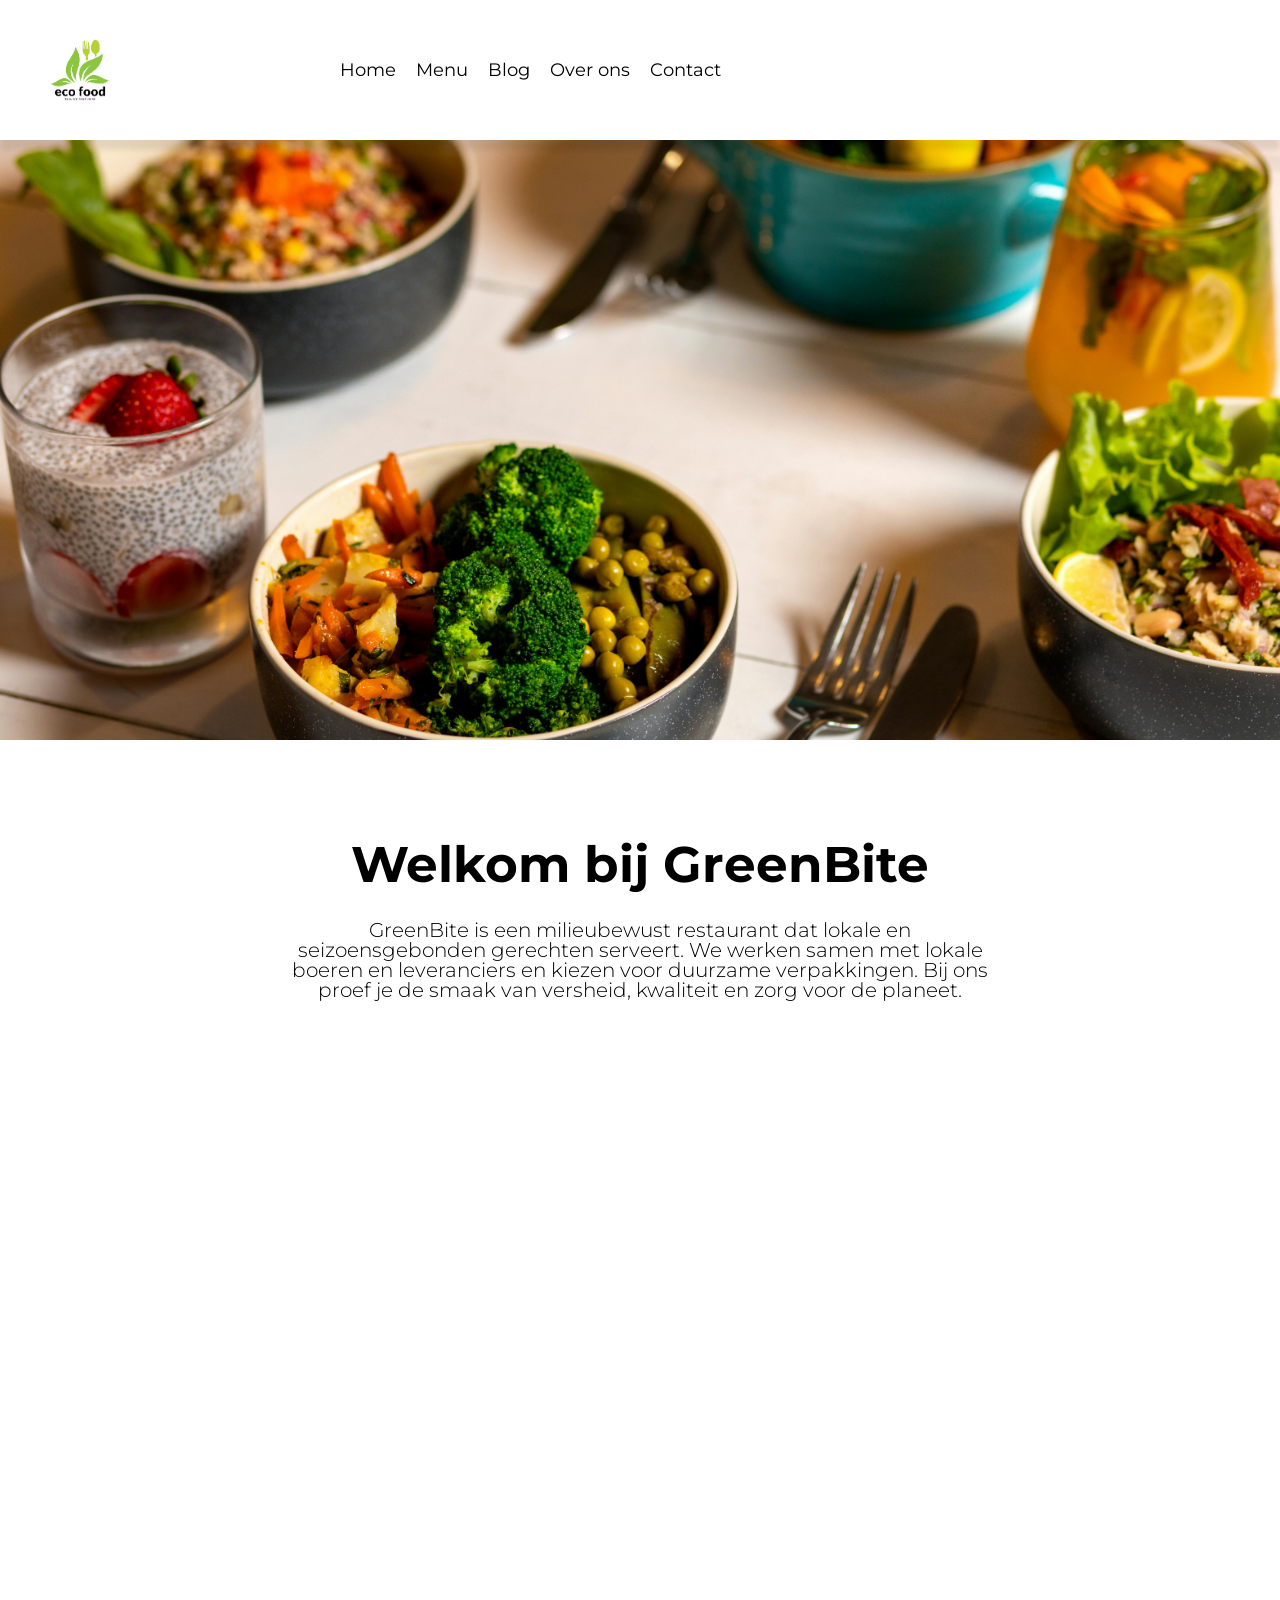
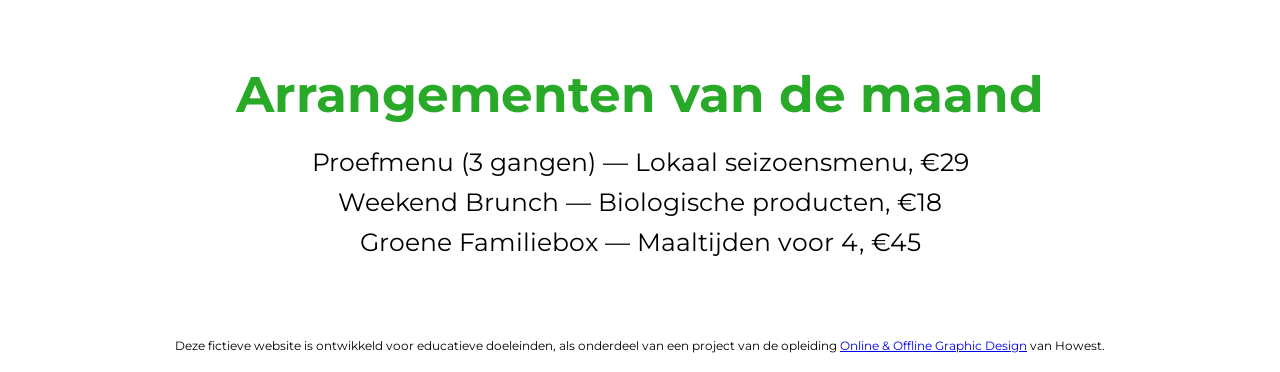
<file: index.html>
<!DOCTYPE html>
<html lang="en">
<head>
    <meta charset="UTF-8">
    <meta name="viewport" content="width=device-width, initial-scale=1.0">
    <title>GreenBite</title>
    <link rel="stylesheet" href="css/reset.css">
    <link rel="stylesheet" href="css/screen.css">
    <link rel="preconnect" href="https://fonts.googleapis.com">
    <link rel="preconnect" href="https://fonts.gstatic.com" crossorigin>
    <link href="https://fonts.googleapis.com/css2?family=Montserrat:wght@100;200;300;400;500;600;700;800;900&display=swap" rel="stylesheet">
</head>
<body>
    <header>
        <div class="container header-inner">
            <a href="index.html">
                <img src="img/ecofoodlogo.jpg" alt="GreenBite Logo">
            </a>
            <nav>
                <ul>
                <li><a href="index.html">Home</a></li>
                <li><a href="menu.html">Menu</a></li>
                <li><a href="blog.html">Blog</a></li>
                <li><a href="about.html">Over ons</a></li>
                <li><a href="contact.html">Contact</a></li>
                </ul>
            </nav>
        </div>
    </header>

    <main>

        <section id="featured-dish" aria-labelledby="featured-dish-title">
            <h2 id="featured-dish-title" class="sr-only">Uitgelicht gerecht</h2>
            <img src="img/spotlight-dish.jpg" alt="spotlight-dish">
        </section>


        <section id="intro" aria-labelledby="intro-title">
            <h2 id="intro-title">Welkom bij GreenBite</h2>
            <p>GreenBite is een milieubewust restaurant dat lokale en seizoensgebonden gerechten serveert. We werken samen met lokale boeren en leveranciers en kiezen voor duurzame verpakkingen. Bij ons proef je de smaak van versheid, kwaliteit en zorg voor de planeet.</p>
        </section>

        <iframe
            src="https://www.youtube.com//embed/40c4vbpYVKQ" title="Check Cooking" allowfullscreen>
        </iframe>


        <section id="packages" aria-labelledby="packages-title">
            <h2 id="packages-title">Arrangementen van de maand</h2>
            <ul>
                <li><strong>Proefmenu (3 gangen)</strong> — Lokaal seizoensmenu, €29</li>
                <li><strong>Weekend Brunch</strong> — Biologische producten, €18</li>
                <li><strong>Groene Familiebox</strong> — Maaltijden voor 4, €45</li>
            </ul>
        </section>
    </main>

    <footer>
        <div class="container">
            <p>
                Deze fictieve website is ontwikkeld voor educatieve doeleinden, als onderdeel van een project van de opleiding
                <a href="https://www.howest.be/oog" target="_blank" rel="noopener">Online &amp; Offline Graphic Design</a> van Howest.
            </p>
        </div>
    </footer>

    
</body>
</html>
</file>
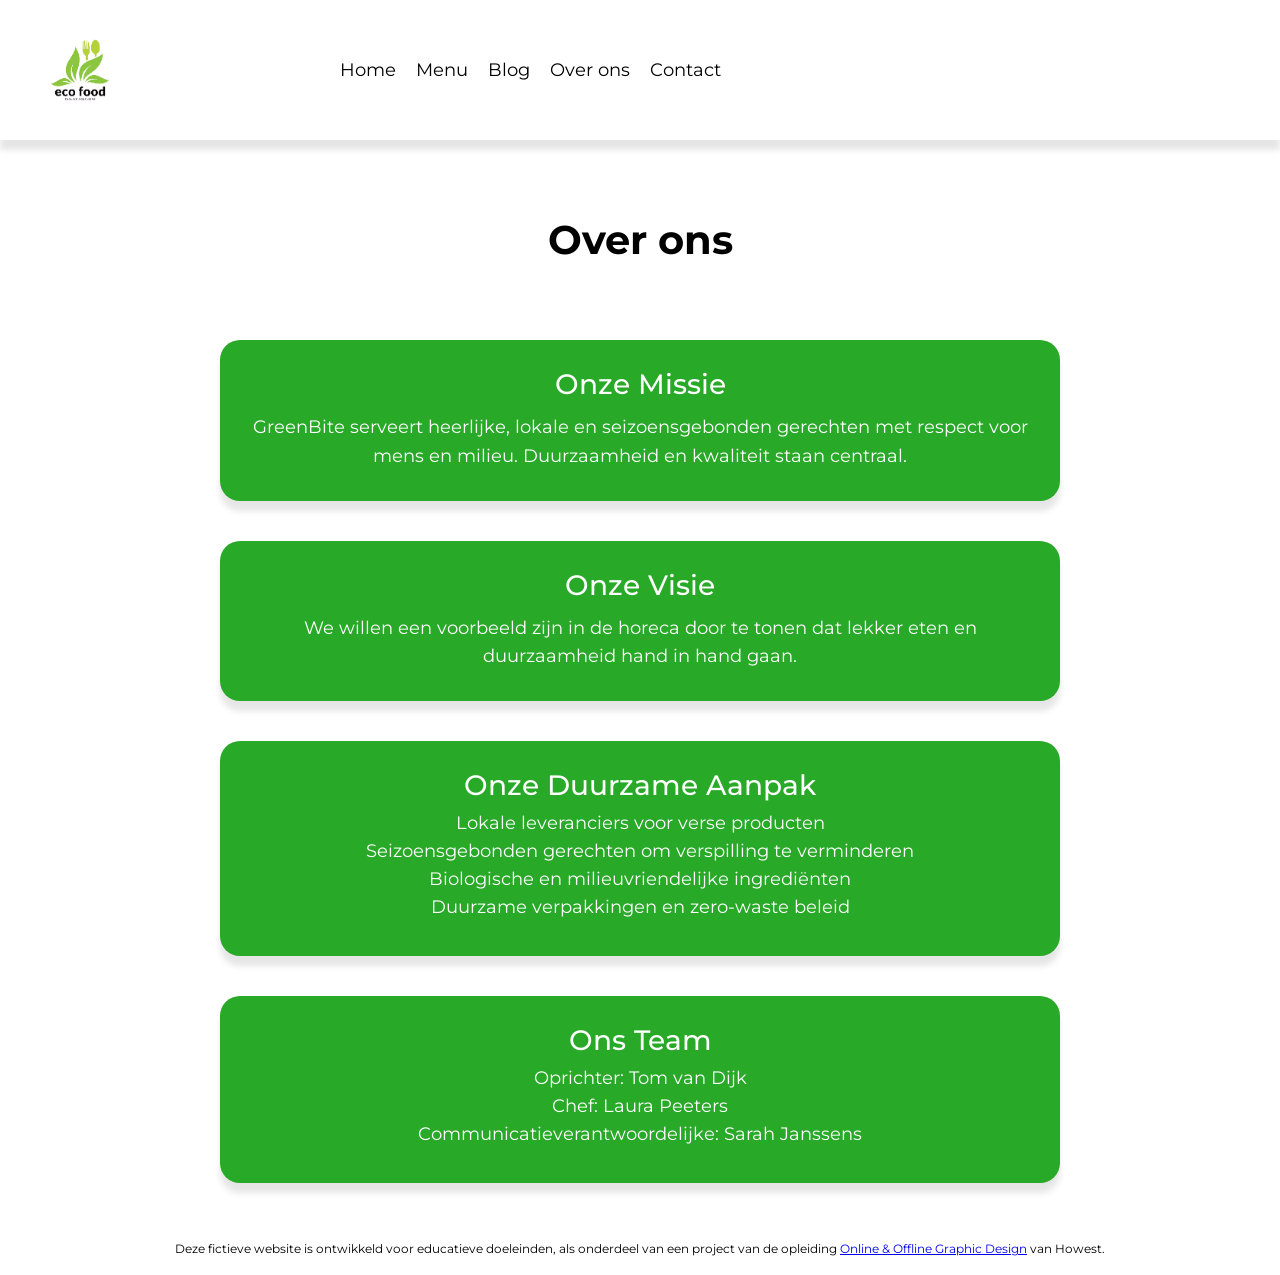
<file: about.html>
<!DOCTYPE html>
<html lang="en">
<head>
    <meta charset="UTF-8">
    <meta name="viewport" content="width=device-width, initial-scale=1.0">
    <title>GreenBite</title>
    <link rel="stylesheet" href="css/reset.css">
    <link rel="stylesheet" href="css/screen.css">
    <link rel="preconnect" href="https://fonts.googleapis.com">
    <link rel="preconnect" href="https://fonts.gstatic.com" crossorigin>
    <link href="https://fonts.googleapis.com/css2?family=Montserrat:wght@100;200;300;400;500;600;700;800;900&display=swap" rel="stylesheet">
</head>
<body>
    <header>
        <div class="container header-inner">
            <a href="index.html">
                <img src="img/ecofoodlogo.jpg" alt="GreenBite Logo">
            </a>
            <nav>
                <ul>
                <li><a href="index.html">Home</a></li>
                <li><a href="menu.html">Menu</a></li>
                <li><a href="blog.html">Blog</a></li>
                <li><a href="about.html">Over ons</a></li>
                <li><a href="contact.html">Contact</a></li>
                </ul>
            </nav>
        </div>
    </header>


    <main class="container">
        <h1>Over ons</h1>

        <section id="mission" aria-labelledby="mission-title">
            <h2 id="mission-title">Onze Missie</h2>
            <p>GreenBite serveert heerlijke, lokale en seizoensgebonden gerechten met respect voor mens en milieu. Duurzaamheid en kwaliteit staan centraal.</p>
        </section>

        <section id="vision" aria-labelledby="vision-title">
            <h2 id="vision-title">Onze Visie</h2>
            <p>We willen een voorbeeld zijn in de horeca door te tonen dat lekker eten en duurzaamheid hand in hand gaan.</p>
        </section>

        <section id="sustainability" aria-labelledby="sustainability-title">
            <h2 id="sustainability-title">Onze Duurzame Aanpak</h2>
            <ul>
                <li>Lokale leveranciers voor verse producten</li>
                <li>Seizoensgebonden gerechten om verspilling te verminderen</li>
                <li>Biologische en milieuvriendelijke ingrediënten</li>
                <li>Duurzame verpakkingen en zero-waste beleid</li>
            </ul>
        </section>

        <section id="team" aria-labelledby="team-title">
            <h2 id="team-title">Ons Team</h2>
            <ul>
                <li><strong>Oprichter:</strong> Tom van Dijk</li>
                <li><strong>Chef:</strong> Laura Peeters</li>
                <li><strong>Communicatieverantwoordelijke:</strong> Sarah Janssens</li>
            </ul>
        </section>
        
    </main>

    <footer>
        <div class="container">
            <p>
                Deze fictieve website is ontwikkeld voor educatieve doeleinden, als onderdeel van een project van de opleiding
                <a href="https://www.howest.be/oog" target="_blank" rel="noopener">Online &amp; Offline Graphic Design</a> van Howest.
            </p>
        </div>
    </footer>

    
</body>
</html>
</file>
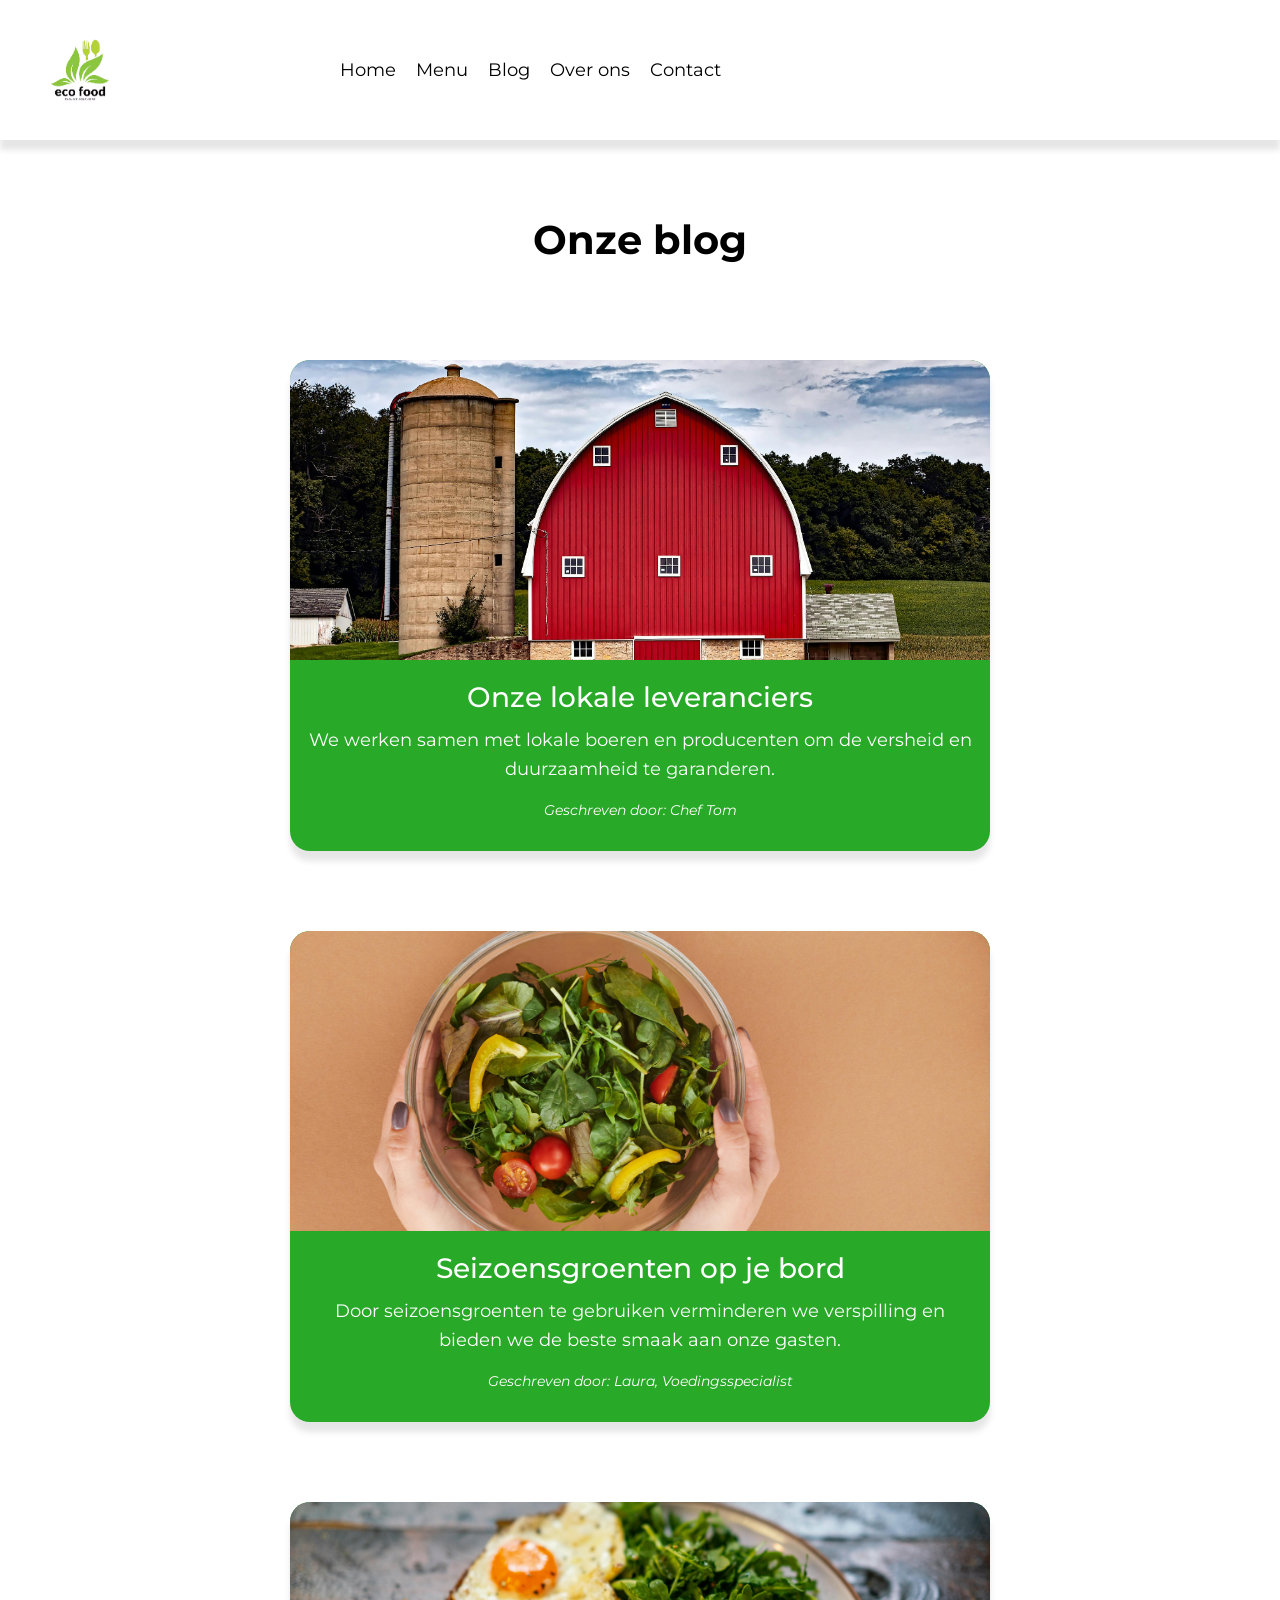
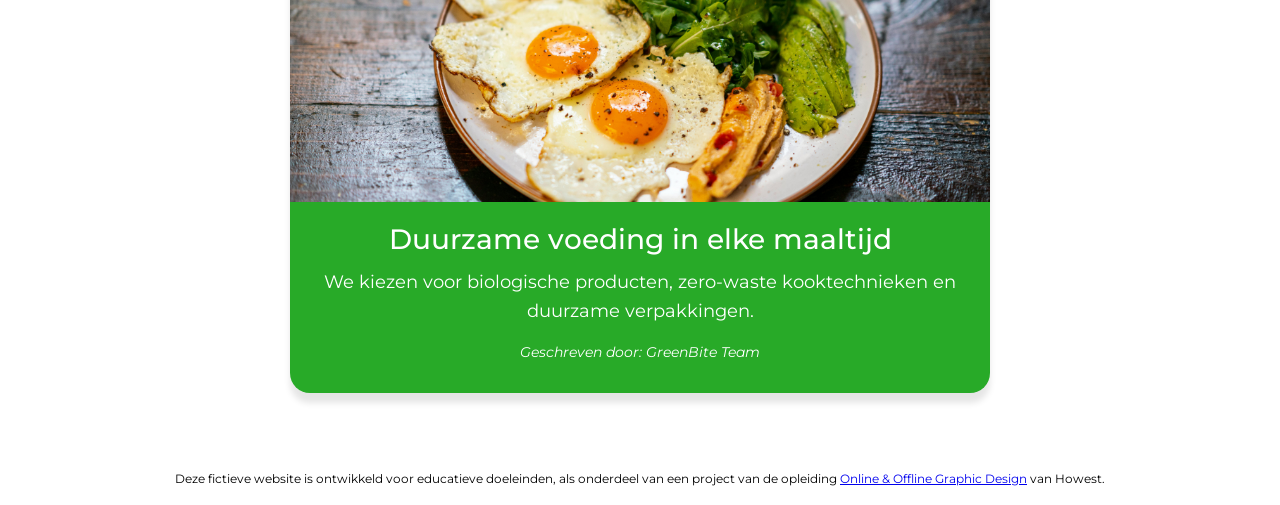
<file: blog.html>
<!DOCTYPE html>
<html lang="en">
<head>
    <meta charset="UTF-8">
    <meta name="viewport" content="width=device-width, initial-scale=1.0">
    <title>GreenBite</title>
    <link rel="stylesheet" href="css/reset.css">
    <link rel="stylesheet" href="css/screen.css">
    <link rel="preconnect" href="https://fonts.googleapis.com">
    <link rel="preconnect" href="https://fonts.gstatic.com" crossorigin>
    <link href="https://fonts.googleapis.com/css2?family=Montserrat:wght@100;200;300;400;500;600;700;800;900&display=swap" rel="stylesheet">
</head>
<body>
    <header>
        <div class="container header-inner">
            <a href="index.html">
                <img src="img/ecofoodlogo.jpg" alt="GreenBite Logo">
            </a>
            <nav>
                <ul>
                <li><a href="index.html">Home</a></li>
                <li><a href="menu.html">Menu</a></li>
                <li><a href="blog.html">Blog</a></li>
                <li><a href="about.html">Over ons</a></li>
                <li><a href="contact.html">Contact</a></li>
                </ul>
            </nav>
        </div>
    </header>


    <main class="container">
        <h1>Onze blog</h1>

        <article class="blog-post">
            <img src="img/farm.jpg" alt="Lokale leveranciers">
            <h2>Onze lokale leveranciers</h2>
            <p>We werken samen met lokale boeren en producenten om de versheid en duurzaamheid te garanderen.</p>
            <p class="author">Geschreven door: Chef Tom</p>
        </article>

        <article class="blog-post">
            <img src="img/salad.jpg" alt="Seizoensgroenten">
            <h2>Seizoensgroenten op je bord</h2>
            <p>Door seizoensgroenten te gebruiken verminderen we verspilling en bieden we de beste smaak aan onze gasten.</p>
            <p class="author">Geschreven door: Laura, Voedingsspecialist</p>
        </article>

        <article class="blog-post">
            <img src="img/eggs.jpg" alt="Duurzame voeding">
            <h2>Duurzame voeding in elke maaltijd</h2>
            <p>We kiezen voor biologische producten, zero-waste kooktechnieken en duurzame verpakkingen.</p>
            <p class="author">Geschreven door: GreenBite Team</p>
        </article>
    </main>

    <footer>
        <div class="container">
            <p>
                Deze fictieve website is ontwikkeld voor educatieve doeleinden, als onderdeel van een project van de opleiding
                <a href="https://www.howest.be/oog" target="_blank" rel="noopener">Online &amp; Offline Graphic Design</a> van Howest.
            </p>
        </div>
    </footer>

    
</body>
</html>
</file>
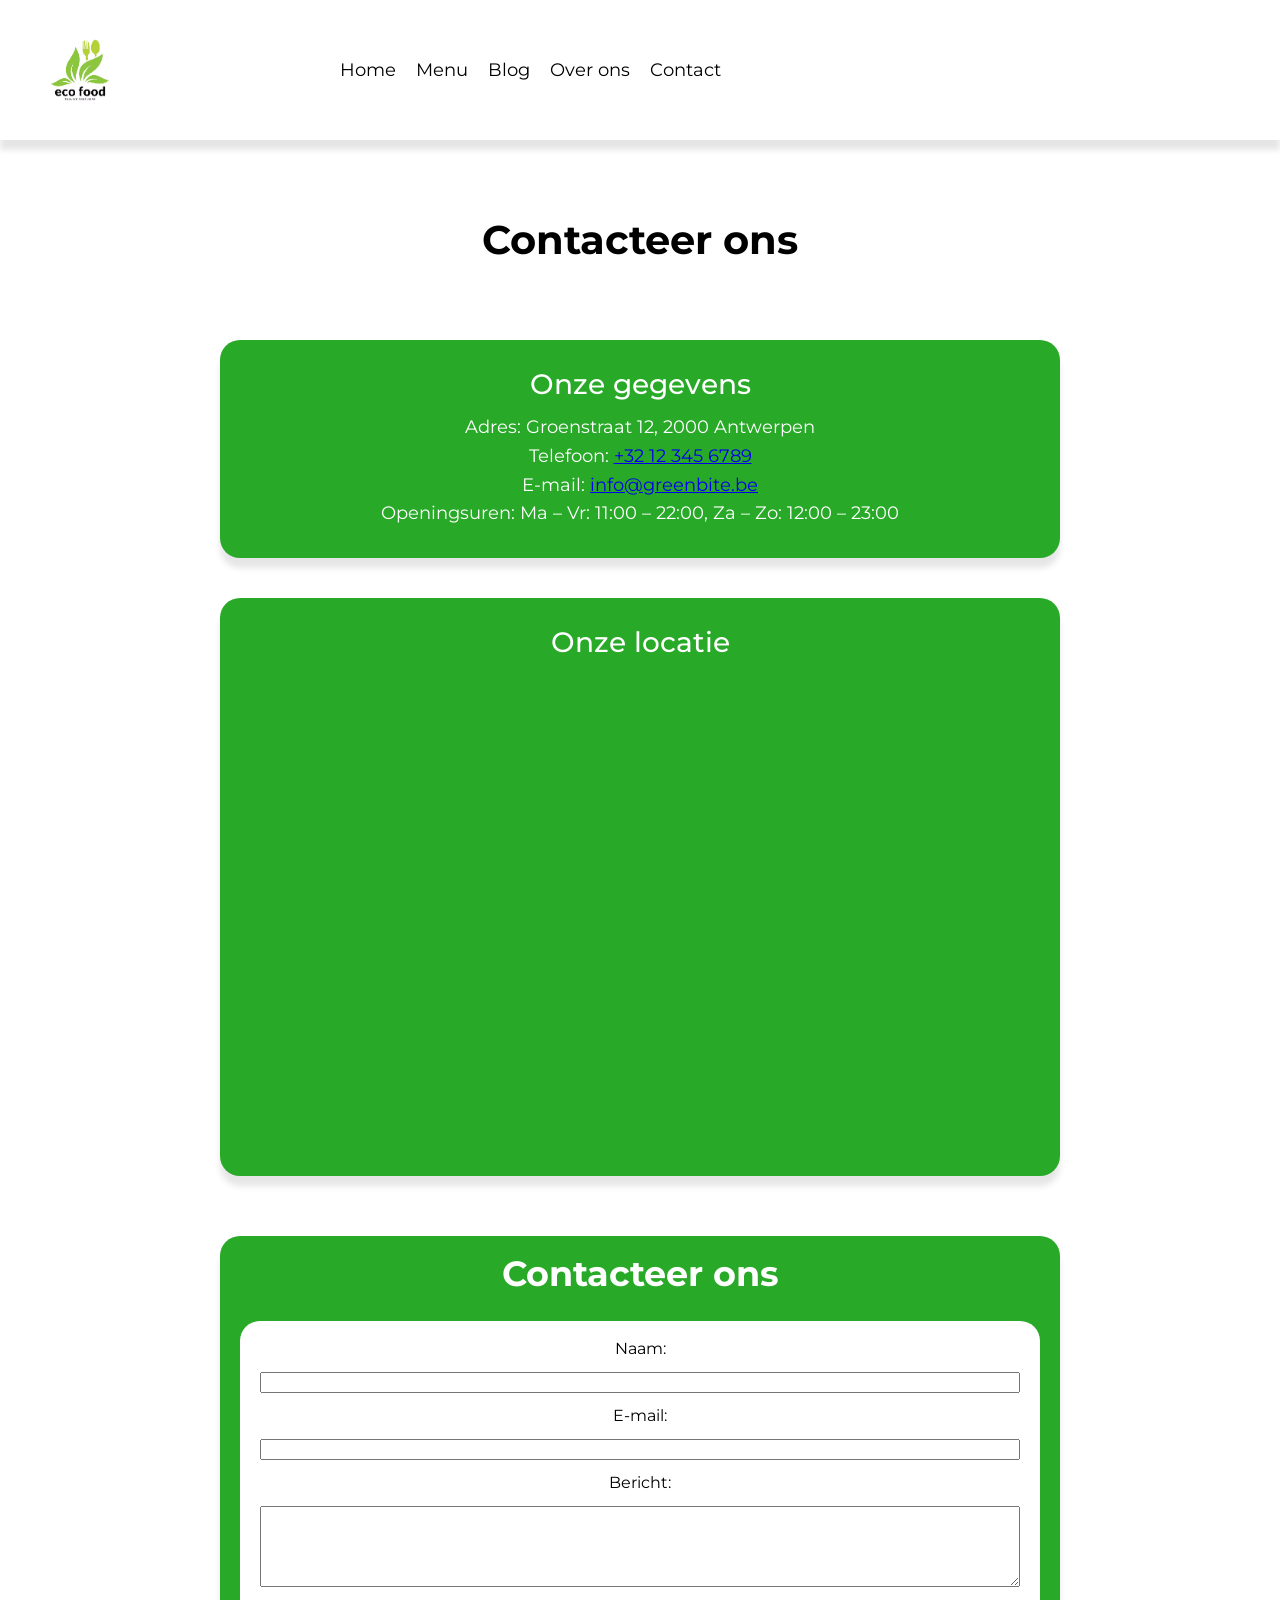
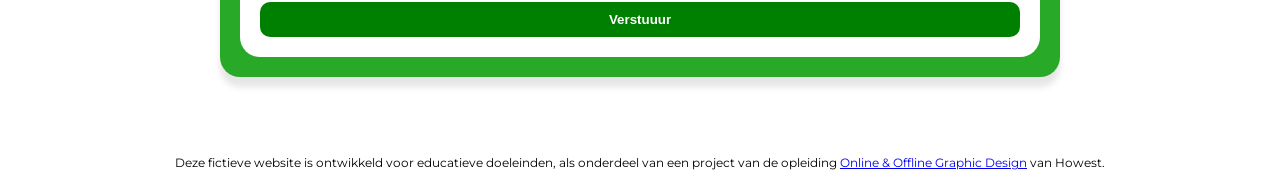
<file: contact.html>
<!DOCTYPE html>
<html lang="en">
<head>
    <meta charset="UTF-8">
    <meta name="viewport" content="width=device-width, initial-scale=1.0">
    <title>GreenBite</title>
    <link rel="stylesheet" href="css/reset.css">
    <link rel="stylesheet" href="css/screen.css">
    <link rel="preconnect" href="https://fonts.googleapis.com">
    <link rel="preconnect" href="https://fonts.gstatic.com" crossorigin>
    <link href="https://fonts.googleapis.com/css2?family=Montserrat:wght@100;200;300;400;500;600;700;800;900&display=swap" rel="stylesheet">
</head>
    <body>
    <header>
        <div class="container header-inner">
            <a href="index.html">
                <img src="img/ecofoodlogo.jpg" alt="GreenBite Logo">
            </a>
            <nav>
                <ul>
                <li><a href="index.html">Home</a></li>
                <li><a href="menu.html">Menu</a></li>
                <li><a href="blog.html">Blog</a></li>
                <li><a href="about.html">Over ons</a></li>
                <li><a href="contact.html">Contact</a></li>
                </ul>
            </nav>
        </div>
    </header>


    <main class="container">
        <h1>Contacteer ons</h1>

        <section id="contact-info" aria-labelledby="contact-info-title">
            <h2 id="contact-info-title">Onze gegevens</h2>
            <p><strong>Adres:</strong> Groenstraat 12, 2000 Antwerpen</p>
            <p><strong>Telefoon:</strong> <a href="tel:+32123456789">+32 12 345 6789</a></p>
            <p><strong>E-mail:</strong> <a href="mailto:info@greenbite.be">info@greenbite.be</a></p>
            <p><strong>Openingsuren:</strong> Ma – Vr: 11:00 – 22:00, Za – Zo: 12:00 – 23:00</p>
        </section>

        <section id="map" aria-labelledby="map-title">
            <h2 id="map-title">Onze locatie</h2>
            <iframe
                src="https://www.google.com/maps/embed?pb=!1m18!1m12!1m3!1d2519.123456!2d4.3997!3d51.2194!2m3!1f0!2f0!3f0!3m2!1i1024!2i768!4f13.1!3m3!1m2!1s0x47c3f4c9e0f0abcd%3A0x1234567890abcdef!2sGroenstraat+12%2C+Antwerpen!5e0!3m2!1snl!2sbe!4v1700000000000!5m2!1snl!2sbe"
                loading="Lazy"
                allowfullscreen>
            </iframe>
        </section>

        <section id="contact" aria-labelledby="contact-title">
            <h2 id="contact-title">Contacteer ons</h2>

            <form class="contact-form">
                <label for="name">Naam:</label>
                <input type="text" id="name" name="name" required>
      
                <label for="email">E-mail:</label>
                <input type="email" id="email" name="email" required>
                
                <label for="message">Bericht:</label>
                <textarea id="message" name="message" rows="5" required></textarea>

                <button type="submit">Verstuuur</button>
            </form>
            
        </section>

    </main>

    <footer>
        <div class="container">
            <p>
                Deze fictieve website is ontwikkeld voor educatieve doeleinden, als onderdeel van een project van de opleiding
                <a href="https://www.howest.be/oog" target="_blank" rel="noopener">Online &amp; Offline Graphic Design</a> van Howest.
            </p>
        </div>
    </footer>

    
</body>
</html>
</file>
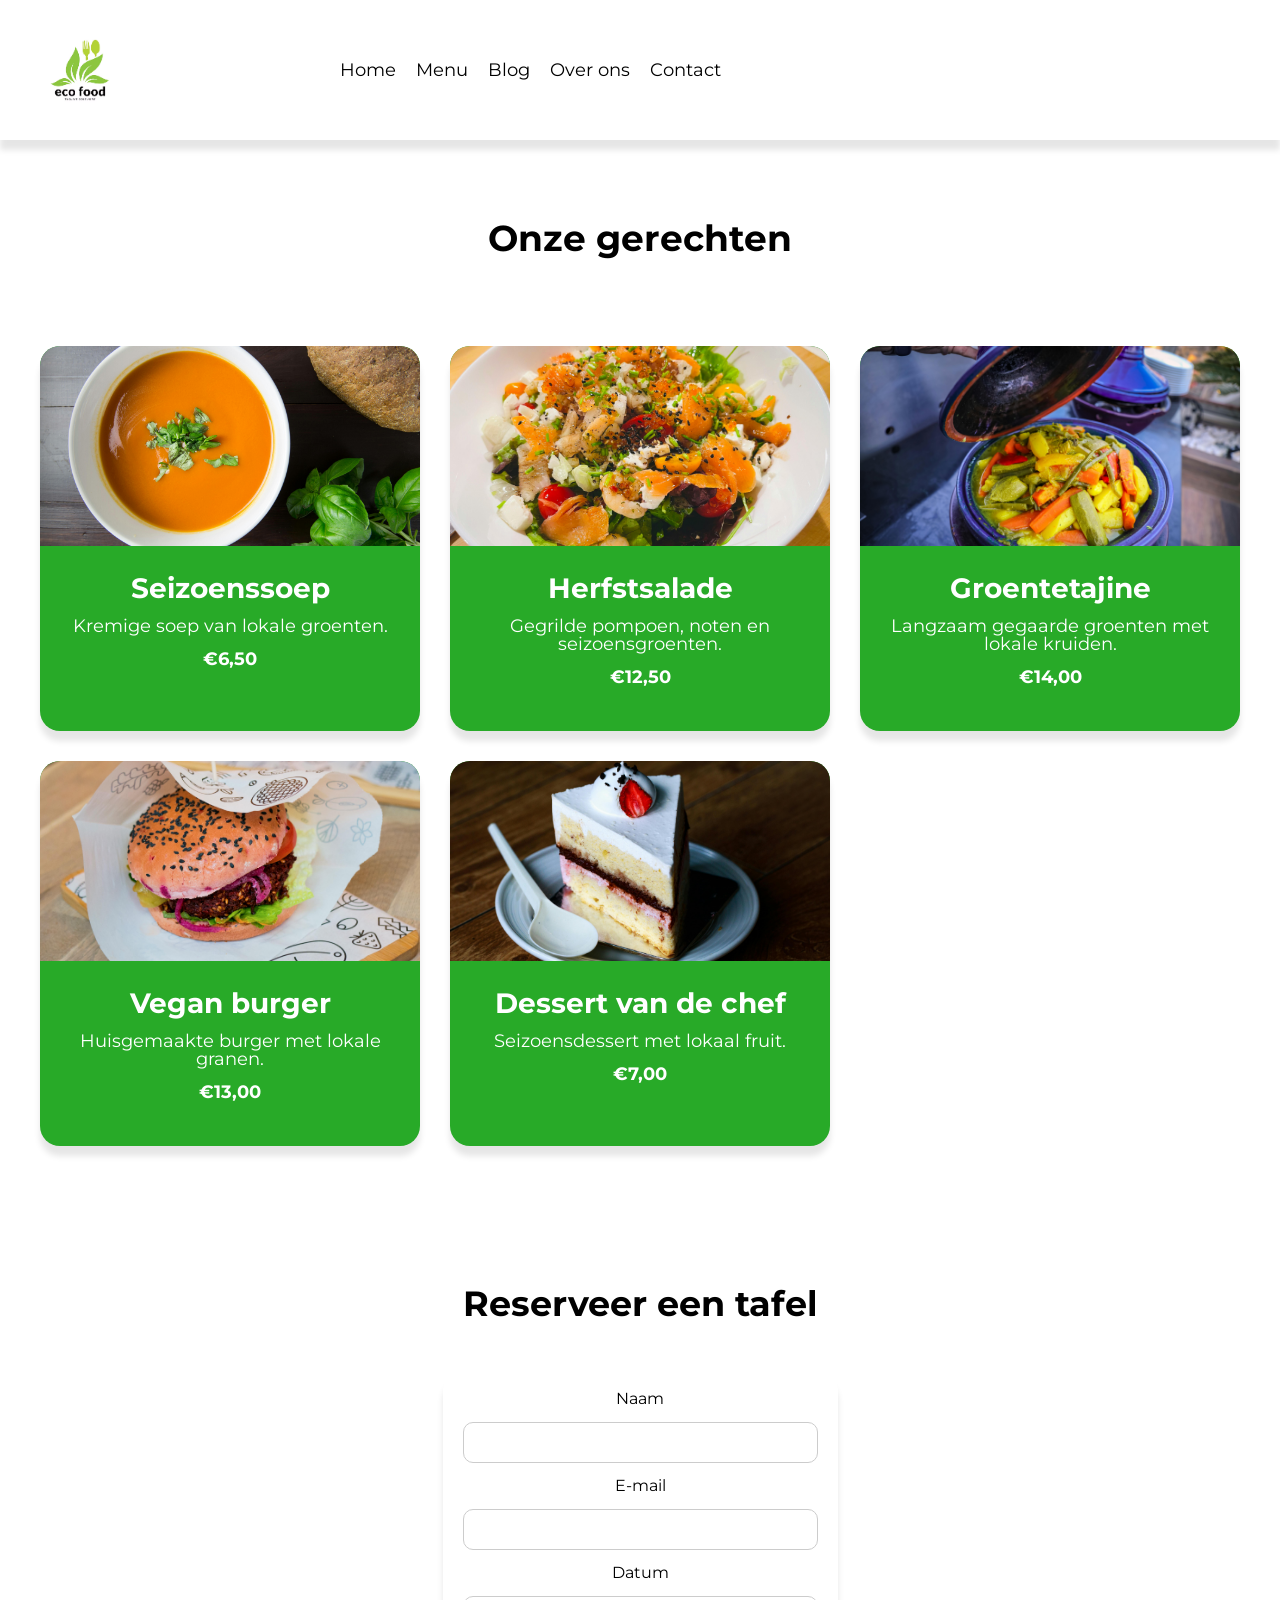
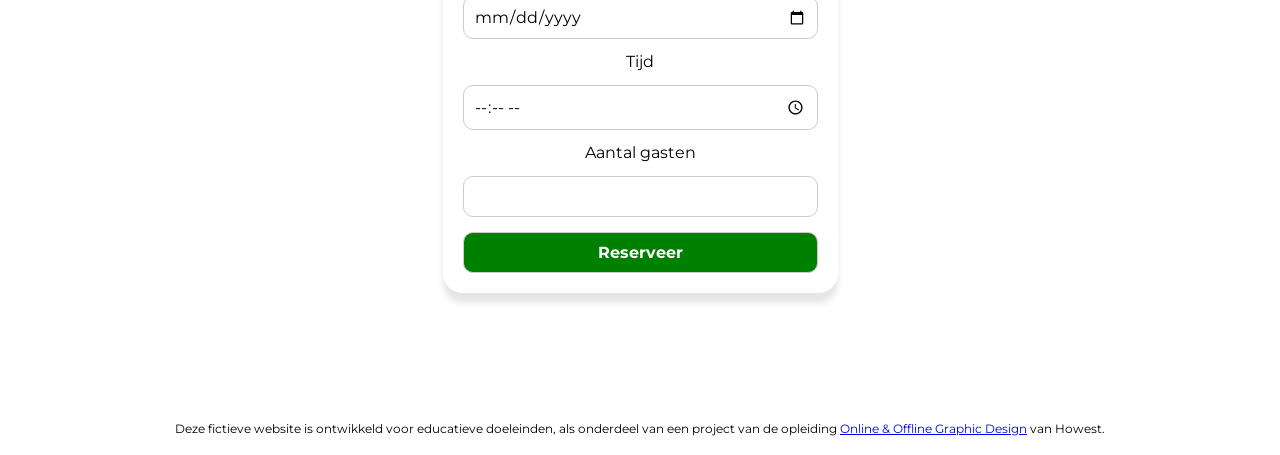
<file: menu.html>
<!DOCTYPE html>
<html lang="en">
<head>
    <meta charset="UTF-8">
    <meta name="viewport" content="width=device-width, initial-scale=1.0">
    <title>GreenBite</title>
    <link rel="stylesheet" href="css/reset.css">
    <link rel="stylesheet" href="css/screen.css">
    <link rel="preconnect" href="https://fonts.googleapis.com">
    <link rel="preconnect" href="https://fonts.gstatic.com" crossorigin>
    <link href="https://fonts.googleapis.com/css2?family=Montserrat:wght@100;200;300;400;500;600;700;800;900&display=swap" rel="stylesheet">
</head>
<body>
    <header>
        <div class="container header-inner">
            <a href="index.html">
                <img src="img/ecofoodlogo.jpg" alt="GreenBite Logo">
            </a>
            <nav>
                <ul>
                <li><a href="index.html">Home</a></li>
                <li><a href="menu.html">Menu</a></li>
                <li><a href="blog.html">Blog</a></li>
                <li><a href="about.html">Over ons</a></li>
                <li><a href="contact.html">Contact</a></li>
                </ul>
            </nav>
        </div>
    </header>


    <main class="menu-list-container">

        <h1>Onze gerechten</h1>

        <section class="menu-list">
            <h2 id="menu-list-title" class="sr-only">Ons Menu</h2>

            <article class="menu-item">
                <img src="img/soup.jpg" alt="Gerecht 1">
                <h3>Seizoenssoep</h3>
                <p>Kremige soep van lokale groenten.</p>
                <p class="price">€6,50</p>
            </article>

            <article class="menu-item">
                <img src="img/seasonsalade.jpg" alt="Gerecht 2">
                <h3>Herfstsalade</h3>
                <p>Gegrilde pompoen, noten en seizoensgroenten.</p>
                <p class="price">€12,50</p>
            </article>

            <article class="menu-item">
                <img src="img/cookedsalade.jpg" alt="Gerecht 3">
                <h3>Groentetajine</h3>
                <p>Langzaam gegaarde groenten met lokale kruiden.</p>
                <p class="price">€14,00</p>
            </article>

            <article class="menu-item">
                <img src="img/burger.jpg" alt="Gerecht 4">
                <h3>Vegan burger</h3>
                <p>Huisgemaakte burger met lokale granen.</p>
                <p class="price">€13,00</p>
            </article>

            <article class="menu-item">
                <img src="img/cake.jpg" alt="Gerecht 5">
                <h3>Dessert van de chef</h3>
                <p>Seizoensdessert met lokaal fruit.</p>
                <p class="price">€7,00</p>
            </article>
            
        </section>

        <section id="reservation" aria-labelledby="reservation-form-title">
            <h2 id="reservation-form-title">Reserveer een tafel</h2>

            <form action="#" method="post" class="reservation-form">

                <label for="name">Naam</label>
                <input type="text" id="name" name="name" required>

                <label for="email">E-mail</label>
                <input type="email" id="email" name="email" required>

                <label for="date">Datum</label>
                <input type="date" id="date" name="date" required>

                <label for="time">Tijd</label>
                <input type="time" id="time" name="time" required>

                <label for="guests">Aantal gasten</label>
                <input type="number" id="guests" name="guests" min="1" max="20" required>

                <button type="submit">Reserveer</button>

            </form>
        </section>

    </main>






    <footer>
        <div class="container">
            <p>
                Deze fictieve website is ontwikkeld voor educatieve doeleinden, als onderdeel van een project van de opleiding
                <a href="https://www.howest.be/oog" target="_blank" rel="noopener">Online &amp; Offline Graphic Design</a> van Howest.
            </p>
        </div>
    </footer>

    
</body>
</html>
</file>
<file: css/screen.css>
html, body {
    height: 100%;
    margin: 0;
    padding: 0;
}

body {
    font-family: 'Montserrat', sans-serif;;
}

header {
    background-color: white;
    font-family: 'Montserrat', sans-serif;
    font-size: large;
    padding: 10px 20px;
    box-shadow: 0px 10px 6px rgb(0, 0, 0, 0.1);
    position: relative;
    z-index: 10;
}

header img {
    max-width: 120px;
    height: auto;
    display: block;
    border-radius: 100px;
}


h1 {
    font-family: 'Montserrat', sans-serif;
    font-size: 36px;
    font-weight: bold;
    text-align: center;
    margin: 40px;
}

.sr-only {
    position: absolute;
    width: 1px;
    height: 1px;
    padding: 0;
    margin: -1px;
    overflow: hidden;
    clip: rect(0,0,0,0);
    border: 0;
}

.container {
    display: flex;
    align-items: center;
}

nav {
    margin-left: 200px;
}

nav ul {
    display: flex;
    flex-direction: row;
    list-style: none;
    margin: 0;
    padding: 0;
}

nav ul li {
    margin-left: 20px;
}

nav ul li:first-child {
    margin-left: 0;
}

nav ul li a {
    text-decoration: none;
    color: black;
}

#featured-dish {
    height: 600px;
text-align: center;
overflow: hidden;
position: relative;
z-index: 1;
}

#featured-dish img {
    width: 100%;
    height: 100%;
    object-fit: cover;
    object-position: center;
}

#intro {
    text-align: center;
    padding: 100px 20px;
}

#intro h2 {
    font-family: 'Montserrat', sans-serif;
    font-size: 50px;
    font-weight: bold;
    margin-bottom: 30px;
}

#intro p {
    font-family: 'Montserrat', sans-serif;
    font-size: 20px;
    font-weight: 300;
    max-width: 700px;
    margin: 0 auto;
}

iframe {
    display: block;
    width: 100%;
    max-width: 800px;
    height: 450px;
    margin: 20px auto;
}

#packages {
    text-align: center;
    padding: 50px 50px;
}

#packages h2 {
    font-family: 'Montserrat', sans-serif;
    color: rgb(40, 170, 40);
    font-size: 50px;
    font-weight: bold;
    margin: 30px;
}

#packages ul {
    font-family: 'Montserrat', sans-serif;
    list-style: none;
    padding: 0;
    margin: 0 auto;
}

#packages ul li {
    font-size: 25px;
    margin-bottom: 15px;
}

#Onze-gerechten {
        font-family: 'Montserrat', sans-serif;
    font-size: 45px;
    font-weight: bold;
    text-align: center;
    margin: 40px;
}

.menu-list-container {
    display: flex;
    flex-direction: column;
    align-items: center;
    gap: 30px;
    width: 100%;
    padding: 40px 0;
}

.menu-list {
    display: grid;
    grid-template-columns: repeat(3,1fr);
    gap: 30px;
    padding: 20px 0;
    width: 100%;
    max-width: 1200px;
    margin: 0 auto;
}

.menu-item {
    background-color: rgb(40, 170, 40);
    border-radius: 20px;
    overflow: hidden;
    text-align: center;
    box-shadow: 0px 10px 6px rgb(0, 0, 0, 0.1);
    padding-bottom: 30px;
}

.menu-item img {
    width: 100%;
    height: 200px;
    object-fit: cover;
}

.menu-item h3 {
    font-family: 'Montserrat', sans-serif;
    color: white;
    font-weight: bold;
    font-size: 28px;
    margin: 25px 0 15px;
}

.menu-item p {
    font-family: 'Montserrat', sans-serif;
    color: white;
    font-size: 18px;
    margin: 0 10px 15px;
}

.menu-item .price {
    font-weight: bold;
    color: white
}

#reservation {
    margin: 50px auto;
    text-align: center;
    padding: 20px 20px;
}

.reservation-form {
    font-family: 'Montserrat', sans-serif;;
    display: flex;
    flex-direction: column;
    gap: 15px;
    padding: 20px;
    background-color: white;
    border-radius: 20px;
    box-shadow: 0px 10px 6px rgb(0, 0, 0, 0.1);

}

#reservation h2 {
    font-family: 'Montserrat', sans-serif;
    font-size: 35px;
    font-weight: bold;
    margin-bottom: 30px;
    padding: 20px;
}

.reservation-form input,
.reservation-form button {
    font-family: 'Montserrat', sans-serif;;
    padding: 10px;
    font-size: 16px;
    border-radius: 10px;
    border: 1px solid #ccc;
}

.reservation-form button {
    background-color: green;
    color: white;
    font-weight: bold;
    cursor: pointer;
    transition: background-color 0.3s ease;
}

.reservation-form button:hover {
    background-color: rgb(40, 170, 40);
}

.blog-post {
    background-color: rgb(40, 170, 40);
    border-radius: 20px;
    overflow: hidden;
    width: 80%;
    max-width: 700px;
    margin: 20px auto;
    padding-bottom: 15px;
    box-shadow: 0px 10px 6px rgb(0, 0, 0, 0.1);
    text-align: center;
}

.blog-post img {
    width: 100%;
    height: 300px;
    object-fit: cover;
}

.blog-post h2 {
    font-family: 'Montserrat', sans-serif;
    font-size: 28px;
    font-weight: bold;
    margin: 20px 0 10px;
}

.blog-post p {
    font-family: 'Montserrat', sans-serif;
    font-size: 16px;
    line-height: 1.5;
    margin: 0 15px 15px;
}

.blog-post .author {
    font-style: italic;
    font-size: 14px;
    color: white;
    margin-bottom: 15px;
}

main.container {
    display: flex;
    flex-direction: column;
    align-items: center;
    gap: 40px;
    padding: 40px 20px;
}

main.container h1 {
    font-family: 'Montserrat', sans-serif;
    font-size: 40px;
    font-weight: bold;
    text-align: center;
}

main.container section {
    background-color: rgb(40, 170, 40);
    border-radius: 20px;
    box-shadow: 0px 10px 6px rgb(0, 0, 0, 0.1);
    padding: 30px 20px;
    width: 80%;
    max-width: 800px;
    text-align: center;
}

main.container h2 {
    font-family: 'Montserrat', sans-serif;
    color: white;
    font-weight: 500;
    font-size: 28px;
    margin-bottom: 15px;
}

main.container p {
    font-family: 'Montserrat', sans-serif;
    color: white;
    font-size: 18px;
    line-height: 1.6;
}

main.container ul {
    list-style: none;
    padding: 0;
}

main.container ul li {
    font-family: 'Montserrat', sans-serif;
    color: white;
    font-size: 18px;
    margin-bottom: 10px;
}

#contact {
    margin: 20px auto;
    text-align: center;
    padding: 20px 20px;
}

.contact-form {
    font-family: 'Montserrat', sans-serif;
    display: flex;
    flex-direction: column;
    gap: 15px;
    padding: 20px;
    background-color: white;
    border-radius: 20px;
}

#contact h2 {
    font-family: 'Montserrat', sans-serif;
    font-size: 35px;
    font-weight: bold;
    margin-bottom: 30px;
}

.contact-form textarea {
    resize: vertical;
}

.contact-form button {
    background-color: green;
    color: white;
    border: none;
    font-weight: bold;
    padding: 10px;
    border-radius: 10px;
    cursor: pointer;
    transition: background-color 0.3s ease;
}

.contact-form button:hover {
    background-color: rgb(40, 170, 40);
}

footer {
    font-family: 'Montserrat', sans-serif;
    text-align: center;
    font-size: 12px;
    padding: 20px 0;
    margin-top: auto;
}

footer .container {
    display: block;
    text-align: center;
}

@media (max-width: 900px) {
    .menu-list {
        grid-template-columns: repeat(2, 1fr);
    }
}


@media (max-width: 600px) {
    .menu-list {
        grid-template-columns: 1fr;
    }
}
</file>
